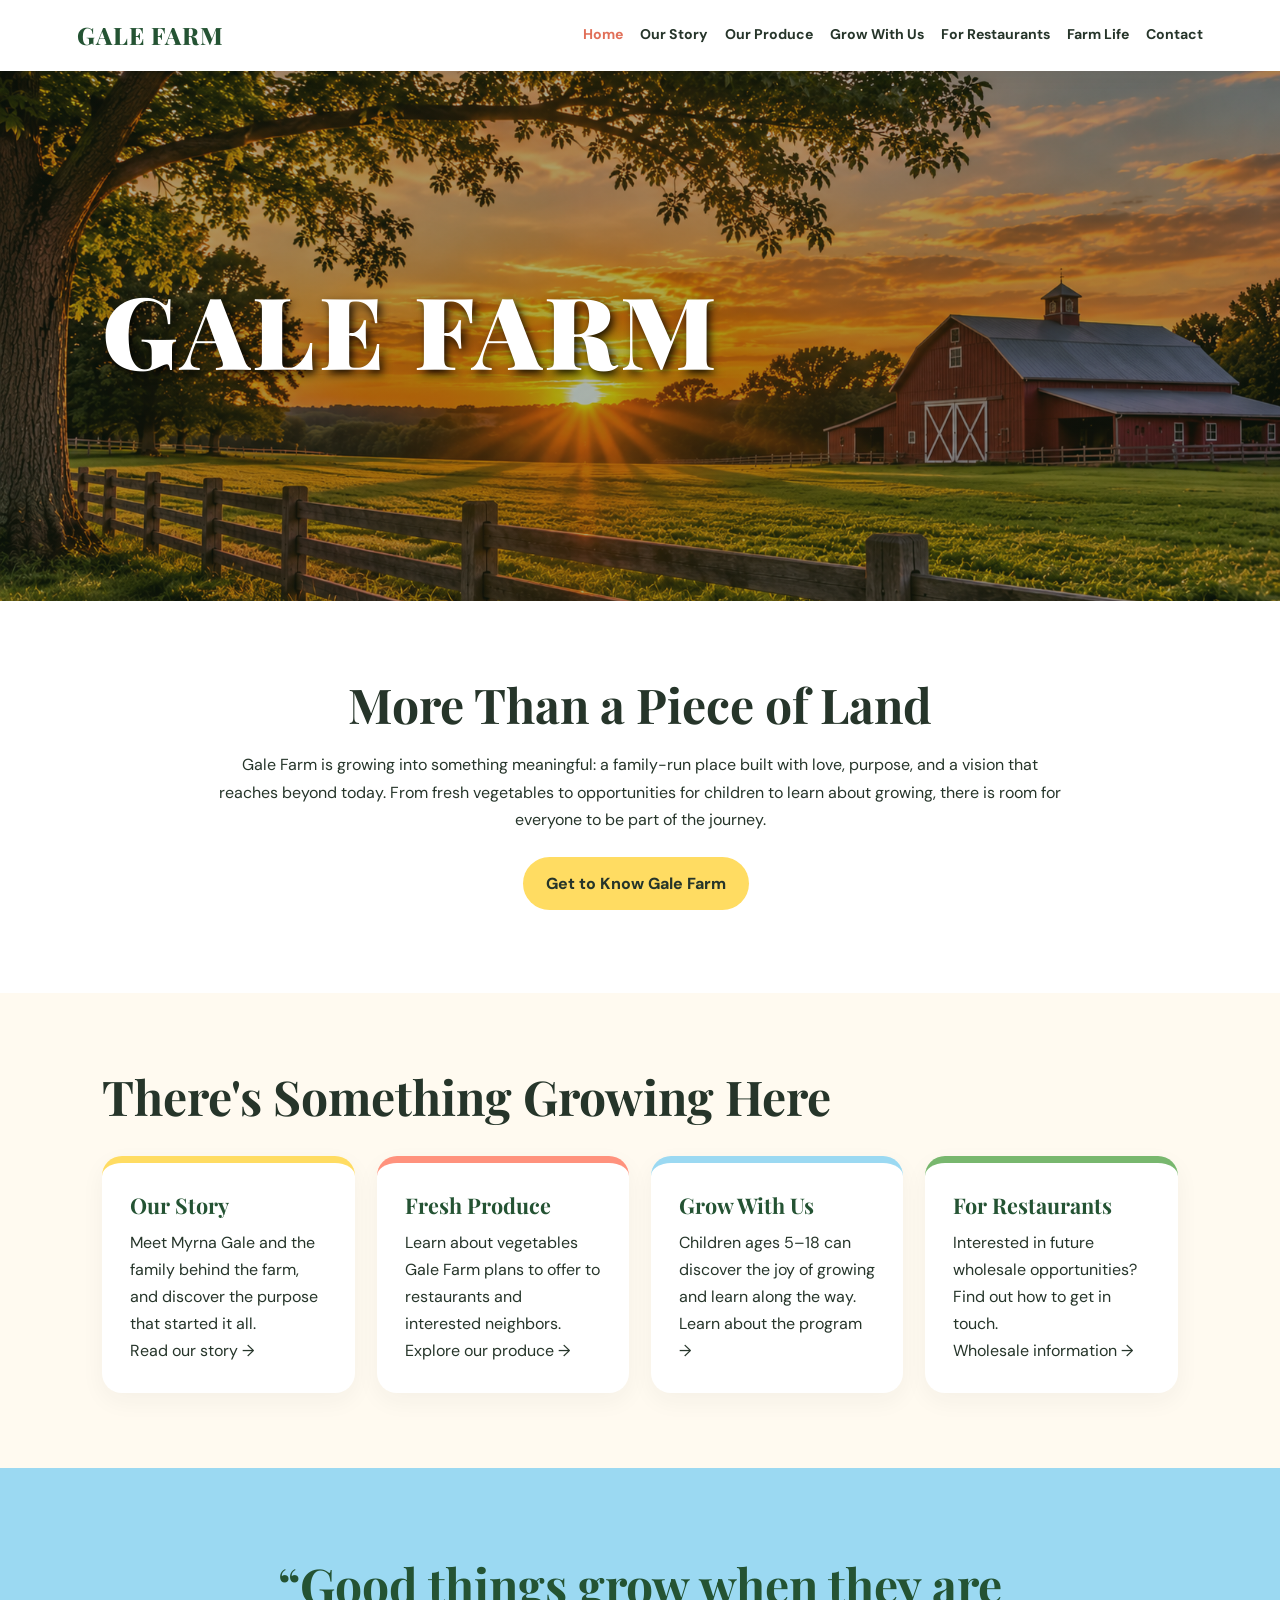
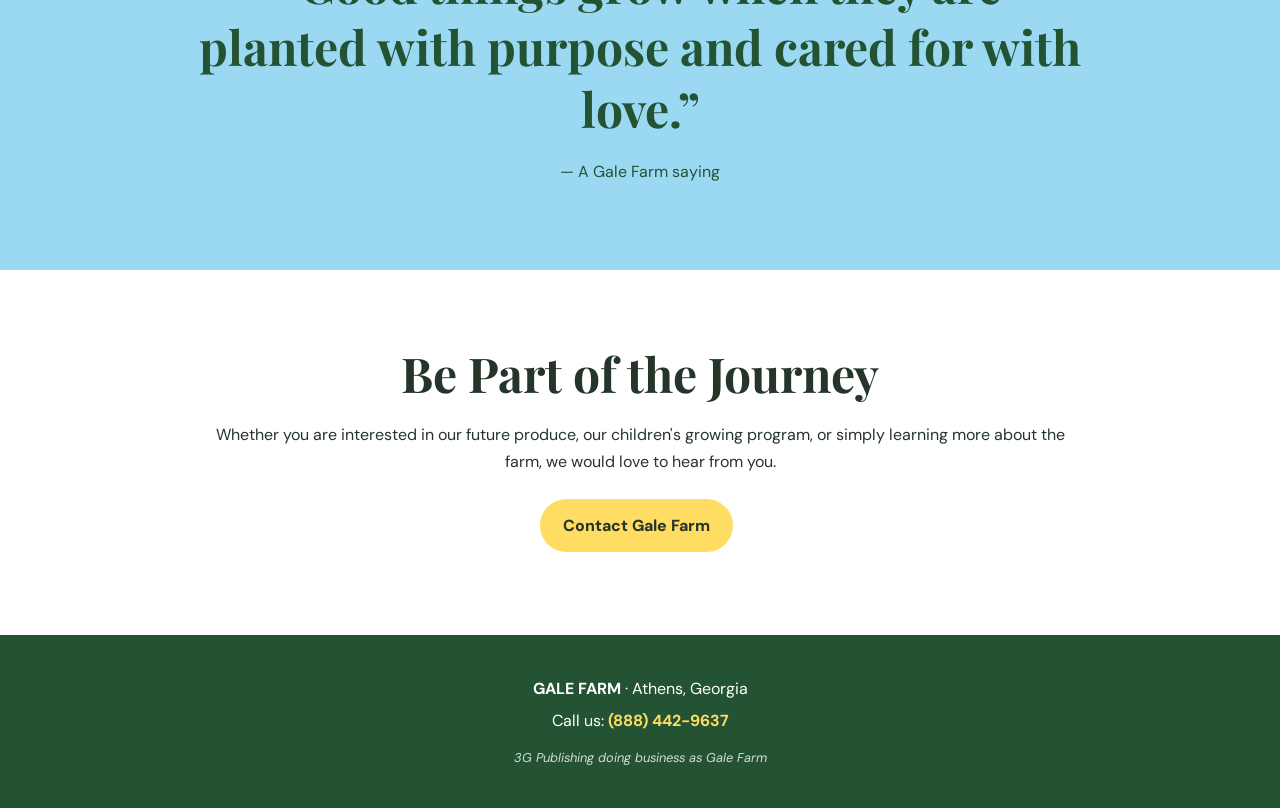
<file: index.html>
<!DOCTYPE html>
<html lang="en">
<head>
  <meta charset="UTF-8">
  <meta name="viewport" content="width=device-width, initial-scale=1.0">
  <title>Gale Farm | Growing With Purpose</title>
  <link rel="stylesheet" href="style.css">
  <script src="script.js" defer></script>
</head>
<body>
<header>
  <a class="brand" href="index.html">GALE FARM</a>
  <button class="menu-toggle" aria-label="Toggle navigation" aria-expanded="false">☰</button>
  <nav>
    <a class="active" href="index.html">Home</a>
    <a href="story.html">Our Story</a>
    <a href="produce.html">Our Produce</a>
    <a href="grow.html">Grow With Us</a>
    <a href="restaurants.html">For Restaurants</a>
    <a href="farm-life.html">Farm Life</a>
    <a href="contact.html">Contact</a>
  </nav>
</header>

<main>
  <section class="hero home-hero">
     <h1>Gale Farm</h1>
    
    <div class="hero-inner">
      
      

  </section>

  <section class="section welcome">
    <h2>More Than a Piece of Land</h2>
    <p>Gale Farm is growing into something meaningful: a family-run place built with love, purpose, and a vision that reaches beyond today. From fresh vegetables to opportunities for children to learn about growing, there is room for everyone to be part of the journey.</p>
    <a class="button" href="story.html">Get to Know Gale Farm</a>
  </section>

  <section class="section">
    <h2>There's Something Growing Here</h2>
    <div class="cards">
      <article class="card">
        <h3>Our Story</h3>
        <p>Meet Myrna Gale and the family behind the farm, and discover the purpose that started it all.</p>
        <a href="story.html">Read our story →</a>
      </article>
      <article class="card">
        <h3>Fresh Produce</h3>
        <p>Learn about vegetables Gale Farm plans to offer to restaurants and interested neighbors.</p>
        <a href="produce.html">Explore our produce →</a>
      </article>
      <article class="card">
        <h3>Grow With Us</h3>
        <p>Children ages 5–18 can discover the joy of growing and learn along the way.</p>
        <a href="grow.html">Learn about the program →</a>
      </article>
      <article class="card">
        <h3>For Restaurants</h3>
        <p>Interested in future wholesale opportunities? Find out how to get in touch.</p>
        <a href="restaurants.html">Wholesale information →</a>
      </article>
    </div>
  </section>

  <section class="quote-section">
    <blockquote>“Good things grow when they are planted with purpose and cared for with love.”</blockquote>
    <p>— A Gale Farm saying</p>
  </section>

  <section class="section welcome">
    <h2>Be Part of the Journey</h2>
    <p>Whether you are interested in our future produce, our children's growing program, or simply learning more about the farm, we would love to hear from you.</p>
    <a class="button" href="contact.html">Contact Gale Farm</a>
  </section>
</main>

<footer>
  <p><strong>GALE FARM</strong> · Athens, Georgia</p>
  <p>Call us: <a href="tel:8884429637">(888) 442-9637</a></p>
  <p class="small-credit">3G Publishing doing business as Gale Farm</p>
</footer>
</body>
</html>
</file>
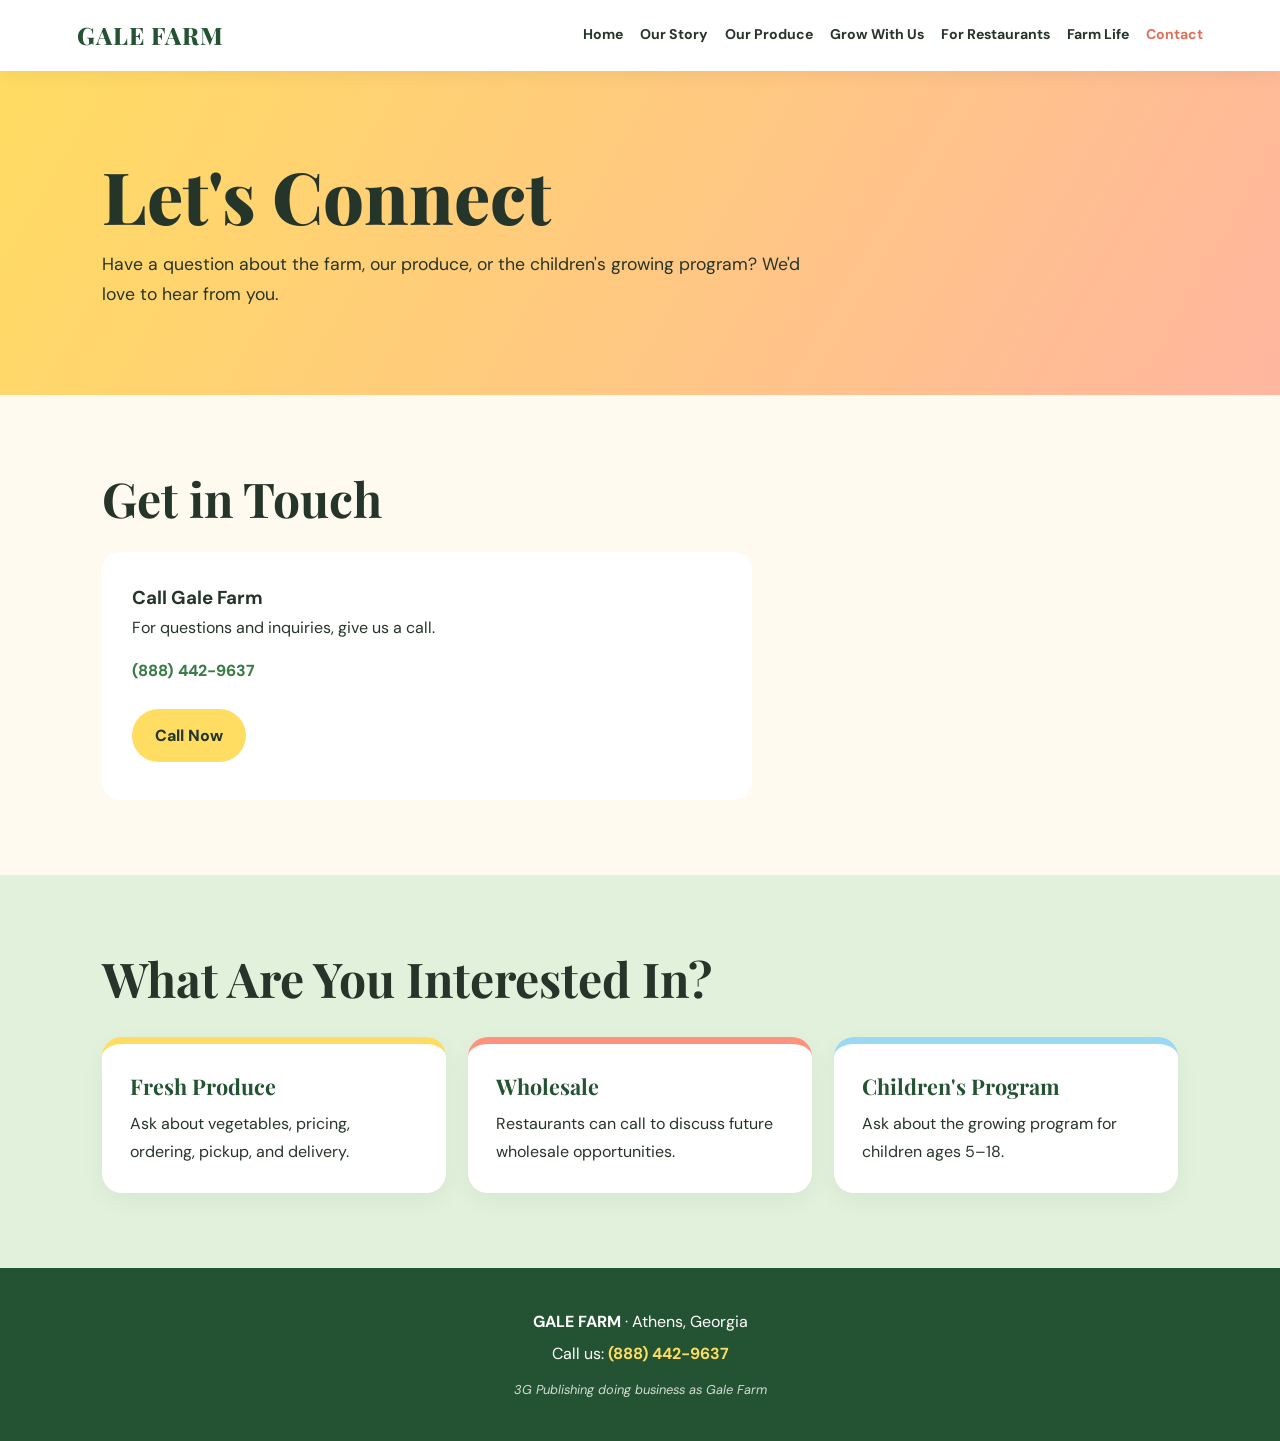
<file: contact.html>
<!DOCTYPE html>
<html lang="en">
<head>
  <meta charset="UTF-8">
  <meta name="viewport" content="width=device-width, initial-scale=1.0">
  <title>Contact | Gale Farm</title>
  <link rel="stylesheet" href="style.css">
  <script src="script.js" defer></script>
</head>
<body>
<header>
  <a class="brand" href="index.html">GALE FARM</a>
  <button class="menu-toggle" aria-label="Toggle navigation" aria-expanded="false">☰</button>
  <nav>
    <a href="index.html">Home</a>
    <a href="story.html">Our Story</a>
    <a href="produce.html">Our Produce</a>
    <a href="grow.html">Grow With Us</a>
    <a href="restaurants.html">For Restaurants</a>
    <a href="farm-life.html">Farm Life</a>
    <a class="active" href="contact.html">Contact</a>
  </nav>
</header>

<main>
  <section class="page-hero">
    <h1>Let's Connect</h1>
    <p>Have a question about the farm, our produce, or the children's growing program? We'd love to hear from you.</p>
  </section>

  <section class="section">
    <h2>Get in Touch</h2>
    <div class="contact-panel">
      <h3>Call Gale Farm</h3>
      <p>For questions and inquiries, give us a call.</p>
      <p><a href="tel:8884429637">(888) 442-9637</a></p>
      <a class="button" href="tel:8884429637">Call Now</a>
    </div>
  </section>

  <section class="section green-section">
    <h2>What Are You Interested In?</h2>
    <div class="cards">
      <article class="card">
        <h3>Fresh Produce</h3>
        <p>Ask about vegetables, pricing, ordering, pickup, and delivery.</p>
      </article>
      <article class="card">
        <h3>Wholesale</h3>
        <p>Restaurants can call to discuss future wholesale opportunities.</p>
      </article>
      <article class="card">
        <h3>Children's Program</h3>
        <p>Ask about the growing program for children ages 5–18.</p>
      </article>
    </div>
  </section>
</main>

<footer>
  <p><strong>GALE FARM</strong> · Athens, Georgia</p>
  <p>Call us: <a href="tel:8884429637">(888) 442-9637</a></p>
  <p class="small-credit">3G Publishing doing business as Gale Farm</p>
</footer>
</body>
</html>
</file>
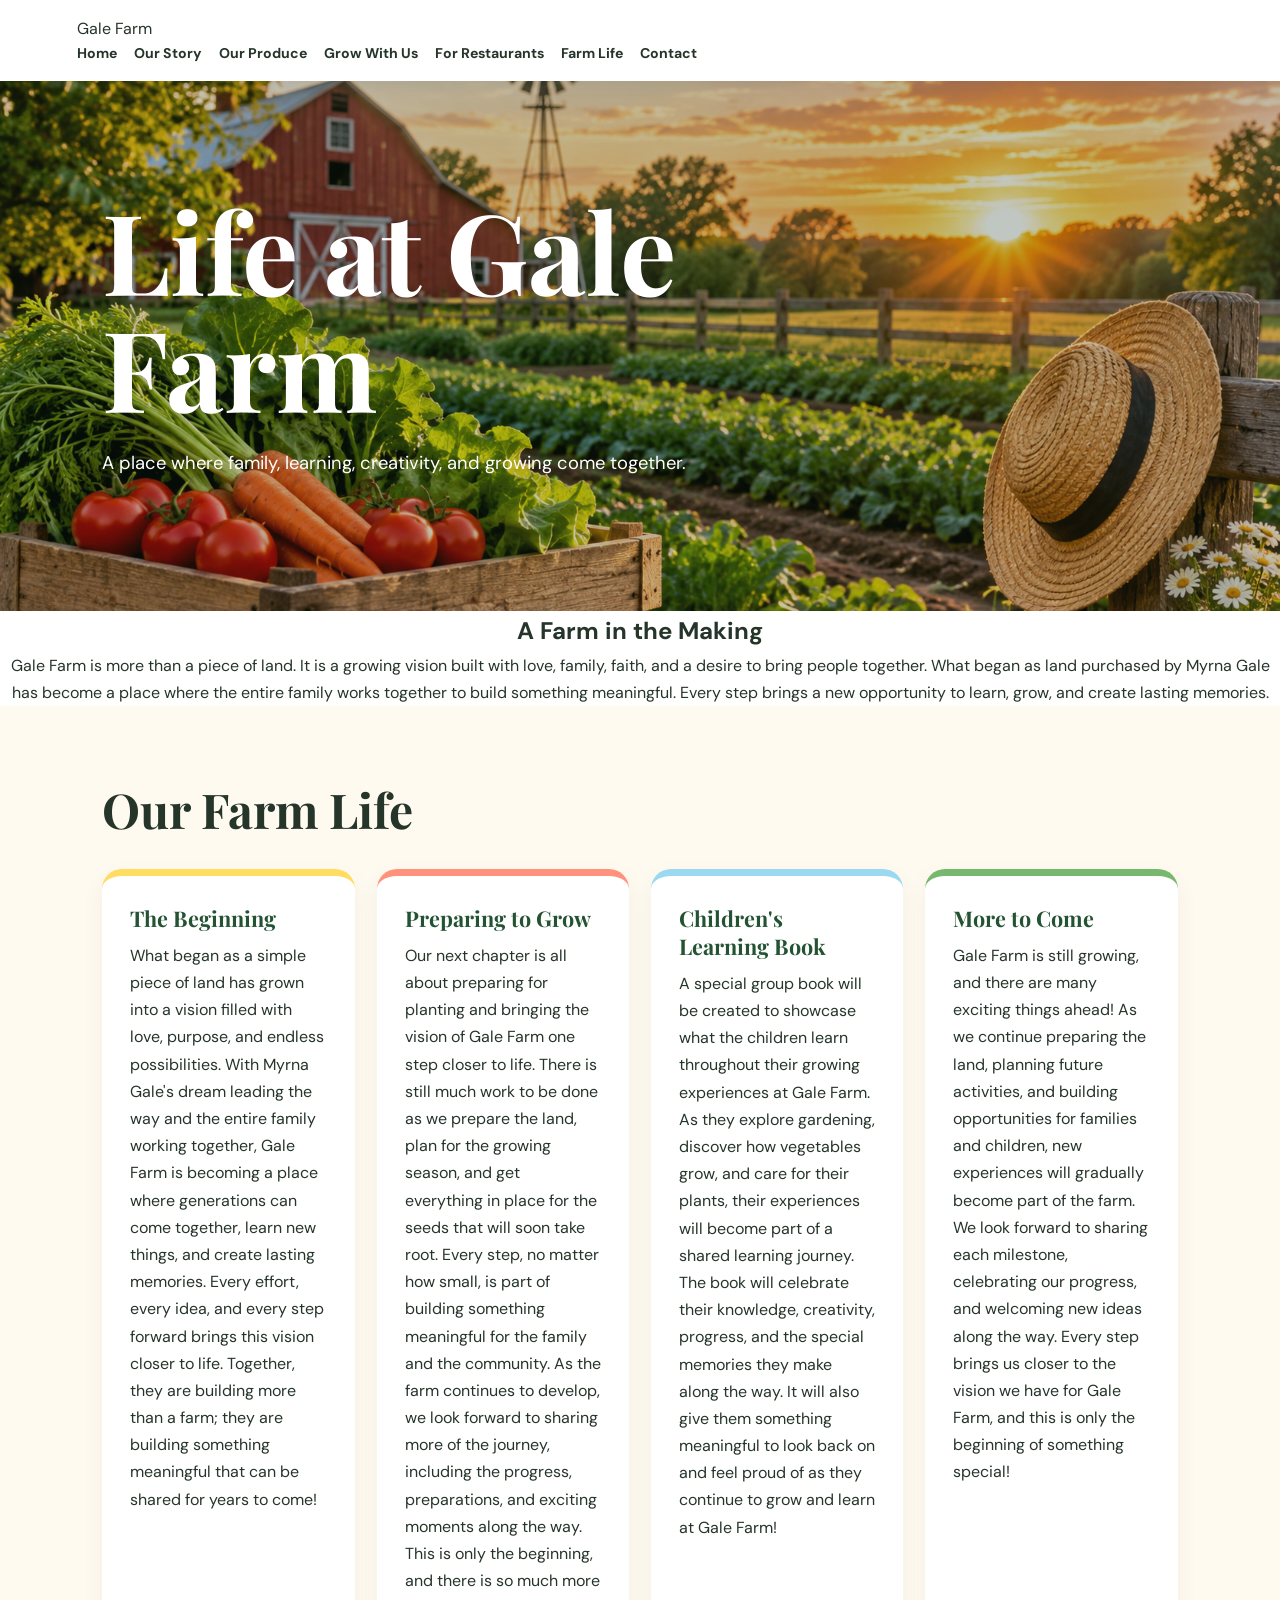
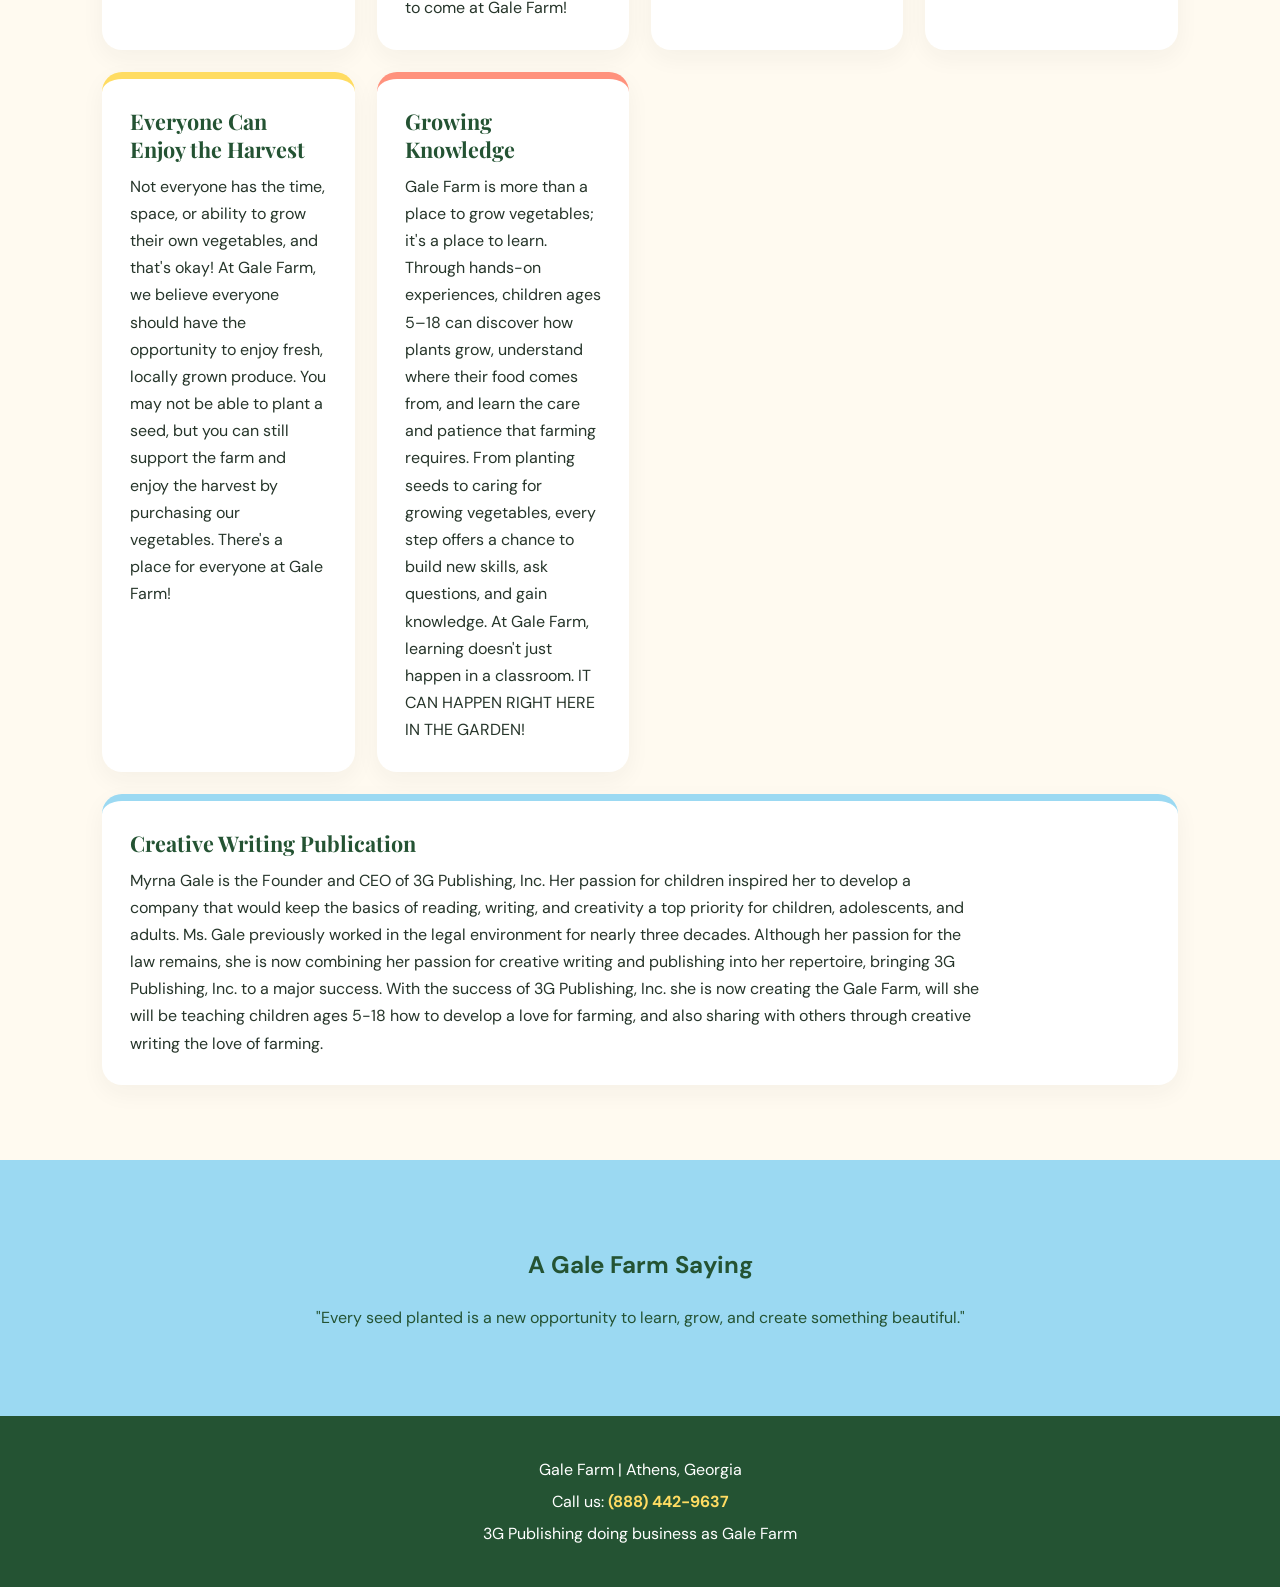
<file: farm-life.html>
<!DOCTYPE html>
<html lang="en">
<head>
  <meta charset="UTF-8">
  <meta name="viewport" content="width=device-width, initial-scale=1.0">
  <title>Farm Life | Gale Farm</title>
  <link rel="stylesheet" href="style.css">
</head>

<body>

  <header>
    <div class="container">
      <a href="index.html" class="logo">Gale Farm</a>

      <button class="menu-toggle" aria-label="Open navigation" aria-expanded="false">
        ☰
      </button>

      <nav>
        <a href="index.html">Home</a>
        <a href="story.html">Our Story</a>
        <a href="produce.html">Our Produce</a>
        <a href="grow.html">Grow With Us</a>
        <a href="restaurants.html">For Restaurants</a>
        <a href="farm-life.html">Farm Life</a>
        <a href="contact.html">Contact</a>
      </nav>
    </div>
  </header>

  <main>

    <section class="hero farm-life-hero">
      <div class="container">
        <h1>Life at Gale Farm</h1>
        <p>A place where family, learning, creativity, and growing come together.</p>
      </div>
    </section>

    <section class="welcome">
      <div class="container">
        <h2>A Farm in the Making</h2>

        <p>
          Gale Farm is more than a piece of land. It is a growing vision built
          with love, family, faith, and a desire to bring people together.
          What began as land purchased by Myrna Gale has become a place where
          the entire family works together to build something meaningful.
          Every step brings a new opportunity to learn, grow, and create
          lasting memories.
        </p>
      </div>
    </section>

    <section class="section">
      <div class="container">

        <h2>Our Farm Life</h2>

        <div class="cards">

          <article class="card">
            <h3>The Beginning</h3>
            <p>
              What began as a simple piece of land has grown into a vision filled with love, purpose, and endless possibilities. With Myrna Gale's dream leading the way and the entire family working together, Gale Farm is becoming a place where generations can come together, learn new things, and create lasting memories. Every effort, every idea, and every step forward brings this vision closer to life. Together, they are building more than a farm; they are building something meaningful that can be shared for years to come!
            </p>
          </article>

          <article class="card">
            <h3>Preparing to Grow</h3>
            <p>
              Our next chapter is all about preparing for planting and bringing the vision of Gale Farm one step closer to life. There is still much work to be done as we prepare the land, plan for the growing season, and get everything in place for the seeds that will soon take root. Every step, no matter how small, is part of building something meaningful for the family and the community. As the farm continues to develop, we look forward to sharing more of the journey, including the progress, preparations, and exciting moments along the way. This is only the beginning, and there is so much more to come at Gale Farm!
            </p>
          </article>

          <article class="card">
            <h3>Children's Learning Book</h3>
            <p>
             A special group book will be created to showcase what the children learn throughout their growing experiences at Gale Farm. As they explore gardening, discover how vegetables grow, and care for their plants, their experiences will become part of a shared learning journey. The book will celebrate their knowledge, creativity, progress, and the special memories they make along the way. It will also give them something meaningful to look back on and feel proud of as they continue to grow and learn at Gale Farm!
            </p>
          </article>

          <article class="card">
            <h3>More to Come</h3>
            <p>
              Gale Farm is still growing, and there are many exciting things ahead! As we continue preparing the land, planning future activities, and building opportunities for families and children, new experiences will gradually become part of the farm. We look forward to sharing each milestone, celebrating our progress, and welcoming new ideas along the way. Every step brings us closer to the vision we have for Gale Farm, and this is only the beginning of something special!
            </p>
          </article>

<article class="card">
  <h3>Everyone Can Enjoy the Harvest</h3>
  <p>
    Not everyone has the time, space, or ability to grow their own
    vegetables, and that's okay! At Gale Farm, we believe everyone
    should have the opportunity to enjoy fresh, locally grown
    produce. You may not be able to plant a seed, but you can still
    support the farm and enjoy the harvest by purchasing our
    vegetables. There's a place for everyone at Gale Farm!
  </p>
</article>

<article class="card">
  <h3>Growing Knowledge</h3>
  <p>
    Gale Farm is more than a place to grow vegetables; it's
    a place to learn. Through hands-on experiences, children
    ages 5–18 can discover how plants grow, understand where
    their food comes from, and learn the care and patience
    that farming requires. From planting seeds to caring for
    growing vegetables, every step offers a chance to build
    new skills, ask questions, and gain knowledge. At Gale
    Farm, learning doesn't just happen in a classroom. IT
    CAN HAPPEN RIGHT HERE IN THE GARDEN!
  </p>
</article>

          <article class="card creative-writing-card">
            <h3>Creative Writing Publication</h3>

            <p>
              Myrna Gale is the Founder and CEO of 3G Publishing, Inc.
              Her passion for children inspired her to develop a company
              that would keep the basics of reading, writing, and creativity
              a top priority for children, adolescents, and adults. Ms. Gale
              previously worked in the legal environment for nearly three
              decades. Although her passion for the law remains, she is now
              combining her passion for creative writing and publishing
              into her repertoire, bringing 3G Publishing, Inc. to a major
              success. With the success of 3G Publishing, Inc. she is now
              creating the Gale Farm, will she will be teaching children
              ages 5-18 how to develop a love for farming, and also sharing
              with others through creative writing the love of farming.
            </p>
          </article>

        </div>
      </div>
    </section>

    <section class="quote-section">
      <div class="container">
        <h2>A Gale Farm Saying</h2>
        <p>
          "Every seed planted is a new opportunity to learn, grow, and
          create something beautiful."
        </p>
      </div>
    </section>

  </main>

  <footer>
    <div class="container">
      <p>Gale Farm | Athens, Georgia</p>
      <p>Call us: <a href="tel:8884429637">(888) 442-9637</a></p>
      <p>3G Publishing doing business as Gale Farm</p>
    </div>
  </footer>

  <script src="script.js"></script>

  <style>
    .creative-writing-card {
      grid-column: 1 / -1;
    }
  </style>

</body>
</html>
</file>
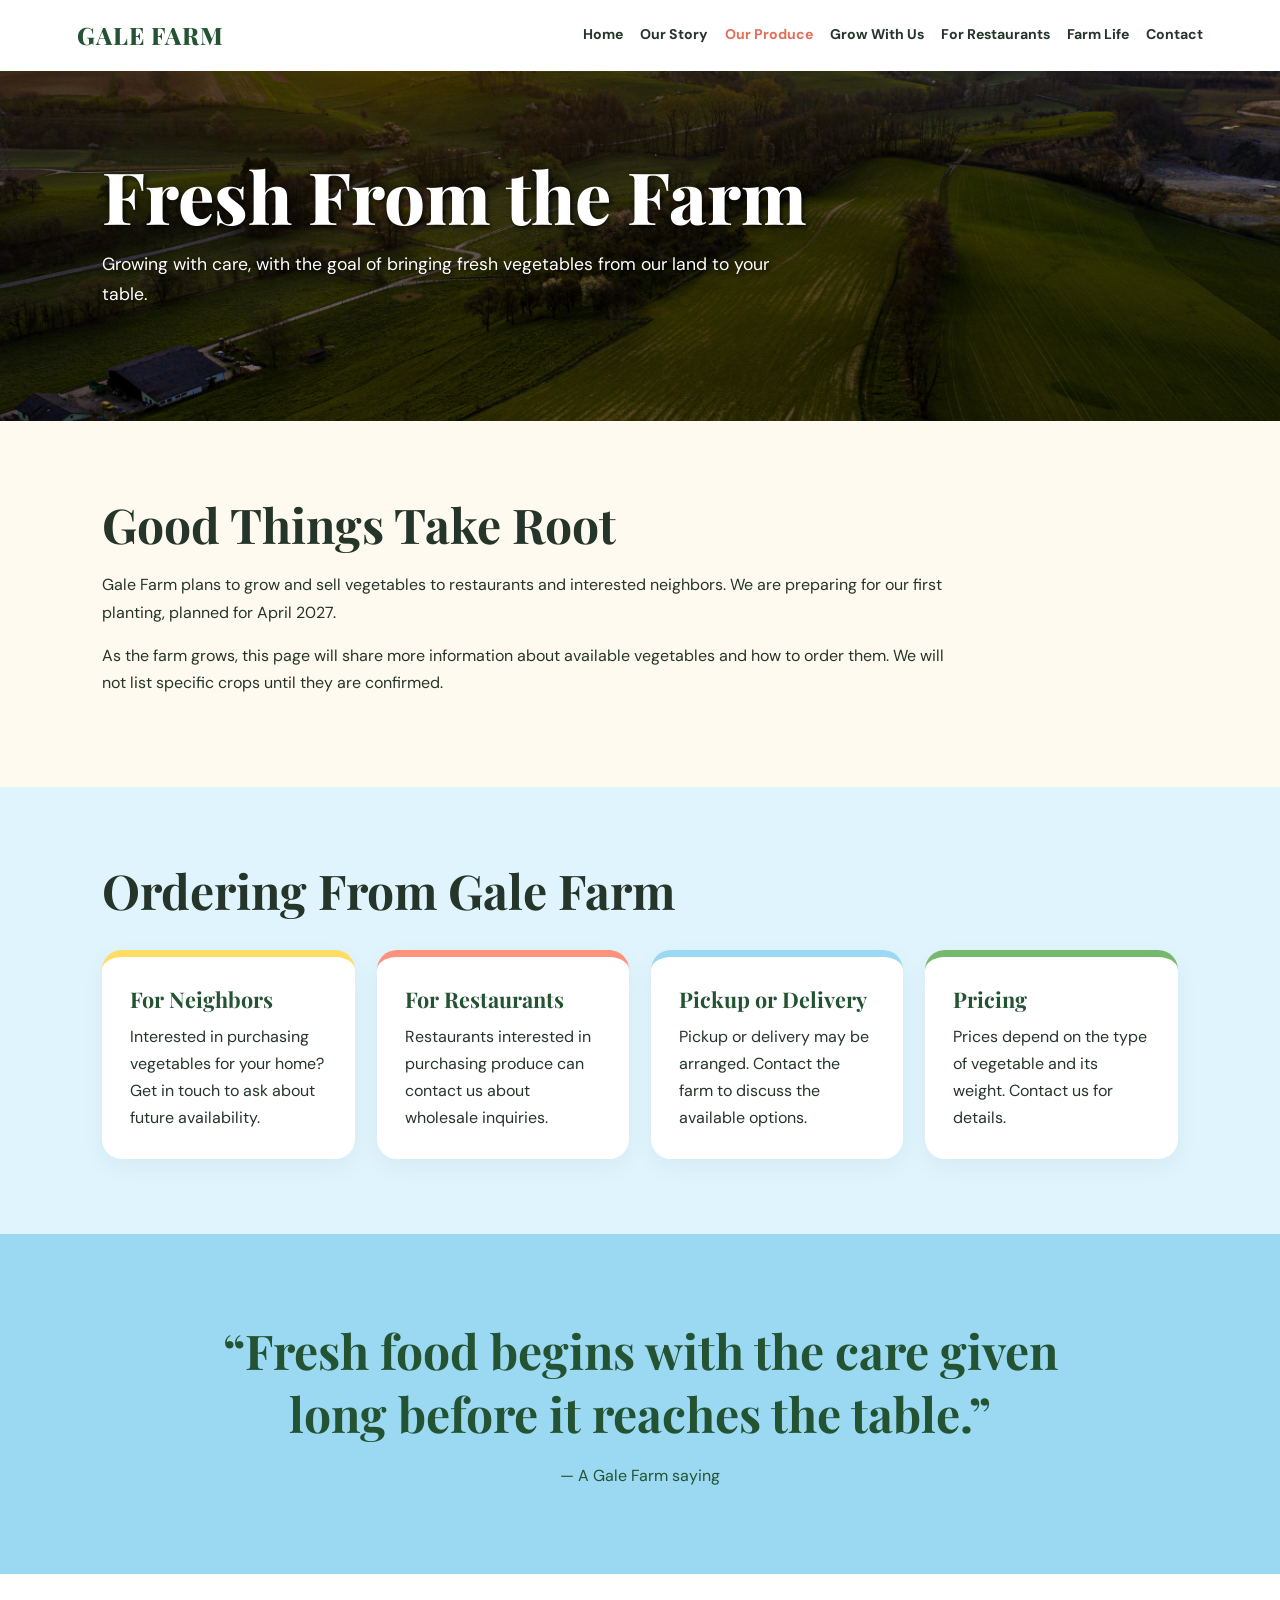
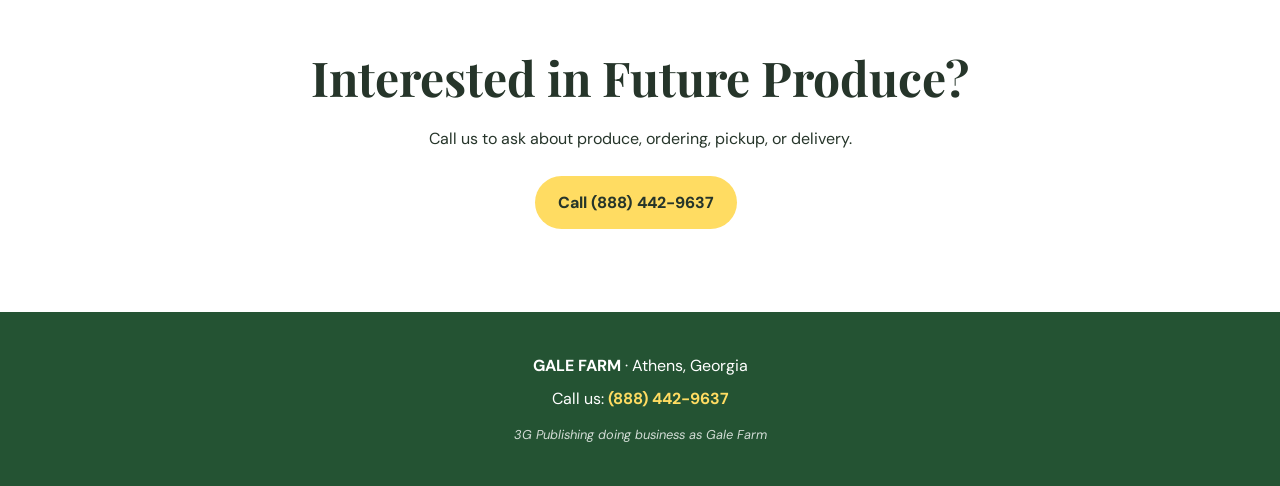
<file: produce.html>
<!DOCTYPE html>
<html lang="en">
<head>
  <meta charset="UTF-8">
  <meta name="viewport" content="width=device-width, initial-scale=1.0">
  <title>Our Produce | Gale Farm</title>
  <link rel="stylesheet" href="style.css">
  <script src="script.js" defer></script>
</head>
<body>
<header>
  <a class="brand" href="index.html">GALE FARM</a>
  <button class="menu-toggle" aria-label="Toggle navigation" aria-expanded="false">☰</button>
  <nav>
    <a href="index.html">Home</a>
    <a href="story.html">Our Story</a>
    <a class="active" href="produce.html">Our Produce</a>
    <a href="grow.html">Grow With Us</a>
    <a href="restaurants.html">For Restaurants</a>
    <a href="farm-life.html">Farm Life</a>
    <a href="contact.html">Contact</a>
  </nav>
</header>

<main>
  <section class="page-hero produce-hero">
    <h1>Fresh From the Farm</h1>
    <p>Growing with care, with the goal of bringing fresh vegetables from our land to your table.</p>
  </section>

  <section class="section">
    <h2>Good Things Take Root</h2>
    <p>Gale Farm plans to grow and sell vegetables to restaurants and interested neighbors. We are preparing for our first planting, planned for April 2027.</p>
    <p>As the farm grows, this page will share more information about available vegetables and how to order them. We will not list specific crops until they are confirmed.</p>
  </section>

  <section class="section blue-section">
    <h2>Ordering From Gale Farm</h2>
    <div class="cards">
      <article class="card">
        <h3>For Neighbors</h3>
        <p>Interested in purchasing vegetables for your home? Get in touch to ask about future availability.</p>
      </article>
      <article class="card">
        <h3>For Restaurants</h3>
        <p>Restaurants interested in purchasing produce can contact us about wholesale inquiries.</p>
      </article>
      <article class="card">
        <h3>Pickup or Delivery</h3>
        <p>Pickup or delivery may be arranged. Contact the farm to discuss the available options.</p>
      </article>
      <article class="card">
        <h3>Pricing</h3>
        <p>Prices depend on the type of vegetable and its weight. Contact us for details.</p>
      </article>
    </div>
  </section>

  <section class="quote-section">
    <blockquote>“Fresh food begins with the care given long before it reaches the table.”</blockquote>
    <p>— A Gale Farm saying</p>
  </section>

  <section class="section welcome">
    <h2>Interested in Future Produce?</h2>
    <p>Call us to ask about produce, ordering, pickup, or delivery.</p>
    <a class="button" href="tel:8884429637">Call (888) 442-9637</a>
  </section>
</main>

<footer>
  <p><strong>GALE FARM</strong> · Athens, Georgia</p>
  <p>Call us: <a href="tel:8884429637">(888) 442-9637</a></p>
  <p class="small-credit">3G Publishing doing business as Gale Farm</p>
</footer>
</body>
</html>
</file>
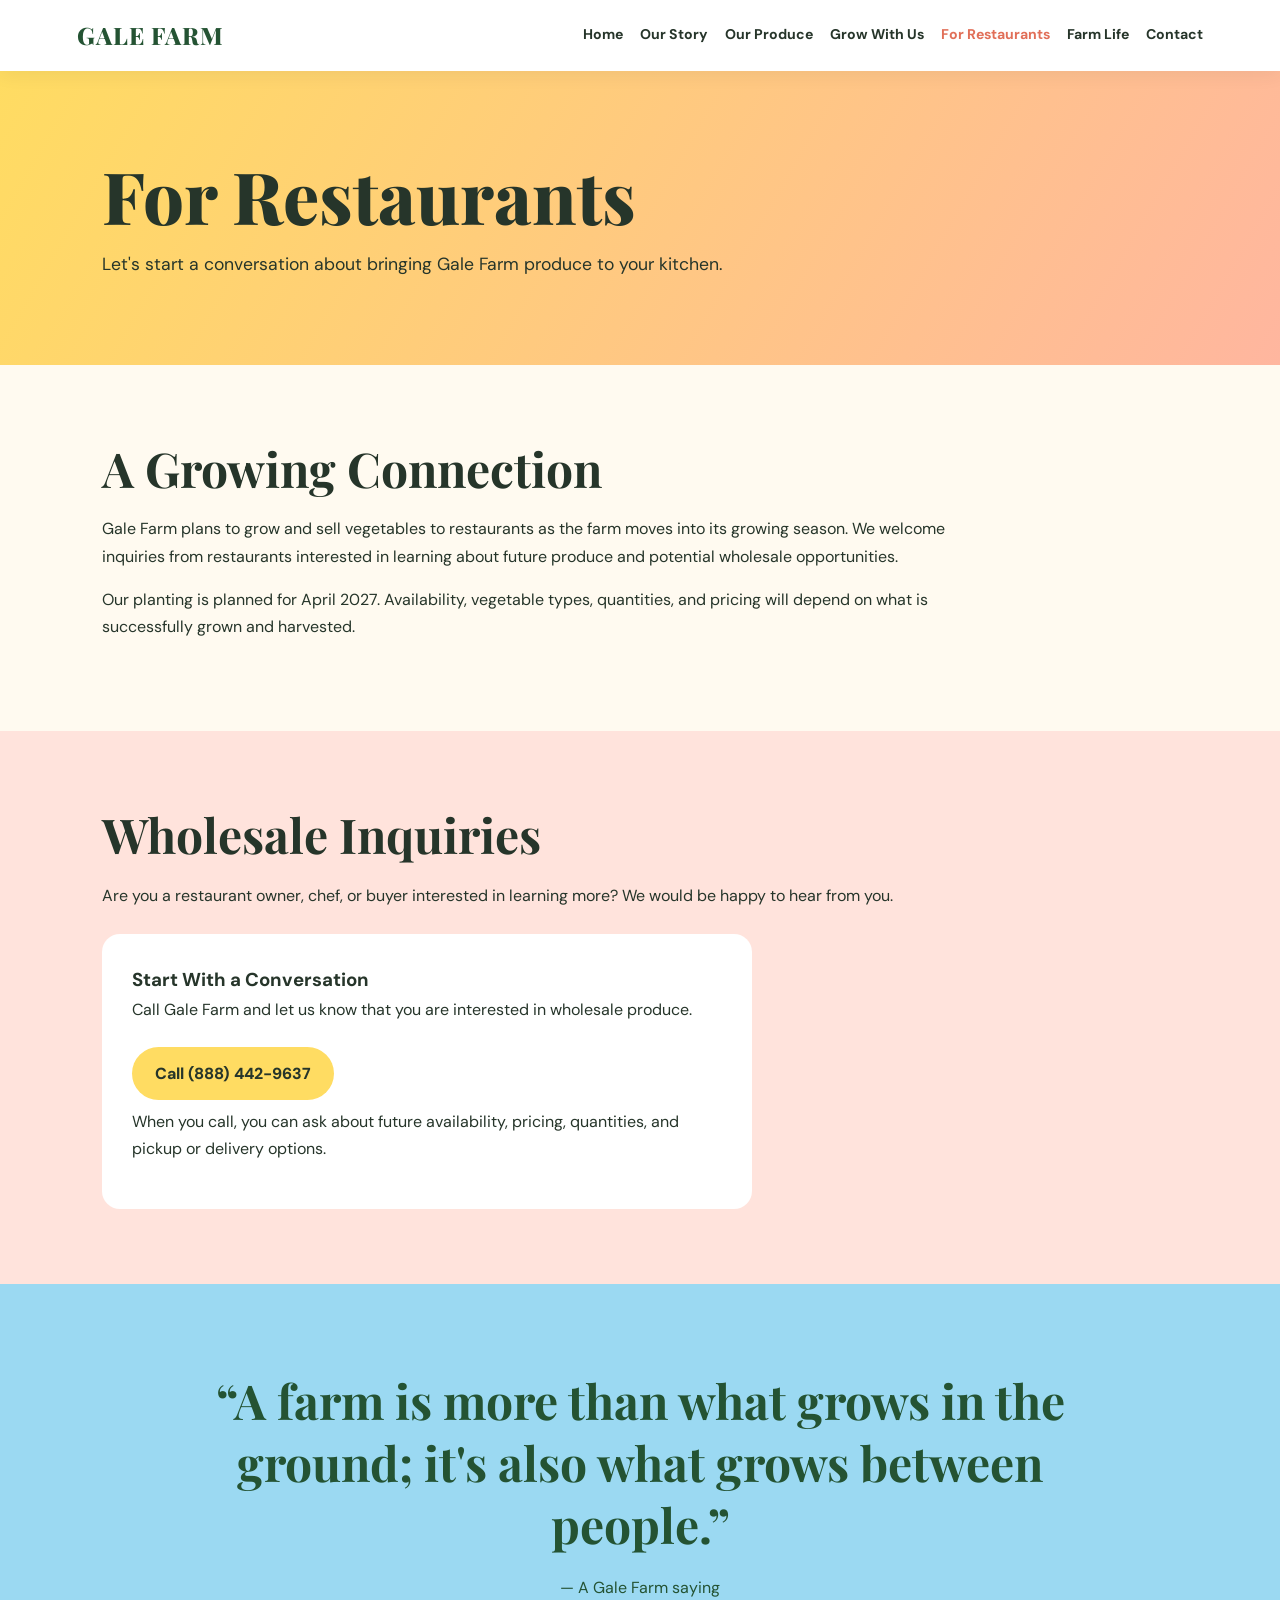
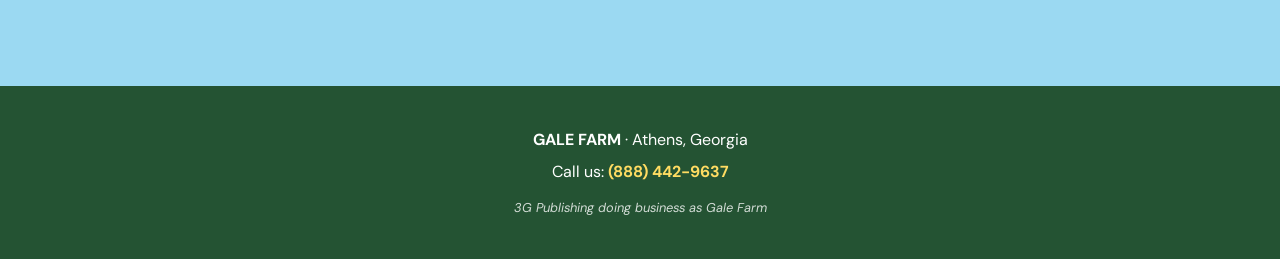
<file: restaurants.html>
<!DOCTYPE html>
<html lang="en">
<head>
  <meta charset="UTF-8">
  <meta name="viewport" content="width=device-width, initial-scale=1.0">
  <title>For Restaurants | Gale Farm</title>
  <link rel="stylesheet" href="style.css">
  <script src="script.js" defer></script>
</head>
<body>
<header>
  <a class="brand" href="index.html">GALE FARM</a>
  <button class="menu-toggle" aria-label="Toggle navigation" aria-expanded="false">☰</button>
  <nav>
    <a href="index.html">Home</a>
    <a href="story.html">Our Story</a>
    <a href="produce.html">Our Produce</a>
    <a href="grow.html">Grow With Us</a>
    <a class="active" href="restaurants.html">For Restaurants</a>
    <a href="farm-life.html">Farm Life</a>
    <a href="contact.html">Contact</a>
  </nav>
</header>

<main>
  <section class="page-hero">
    <h1>For Restaurants</h1>
    <p>Let's start a conversation about bringing Gale Farm produce to your kitchen.</p>
  </section>

  <section class="section">
    <h2>A Growing Connection</h2>
    <p>Gale Farm plans to grow and sell vegetables to restaurants as the farm moves into its growing season. We welcome inquiries from restaurants interested in learning about future produce and potential wholesale opportunities.</p>
    <p>Our planting is planned for April 2027. Availability, vegetable types, quantities, and pricing will depend on what is successfully grown and harvested.</p>
  </section>

  <section class="section coral-section">
    <h2>Wholesale Inquiries</h2>
    <p>Are you a restaurant owner, chef, or buyer interested in learning more? We would be happy to hear from you.</p>
    <div class="contact-panel">
      <h3>Start With a Conversation</h3>
      <p>Call Gale Farm and let us know that you are interested in wholesale produce.</p>
      <a class="button" href="tel:8884429637">Call (888) 442-9637</a>
      <p>When you call, you can ask about future availability, pricing, quantities, and pickup or delivery options.</p>
    </div>
  </section>

  <section class="quote-section">
    <blockquote>“A farm is more than what grows in the ground; it's also what grows between people.”</blockquote>
    <p>— A Gale Farm saying</p>
  </section>
</main>

<footer>
  <p><strong>GALE FARM</strong> · Athens, Georgia</p>
  <p>Call us: <a href="tel:8884429637">(888) 442-9637</a></p>
  <p class="small-credit">3G Publishing doing business as Gale Farm</p>
</footer>
</body>
</html>
</file>
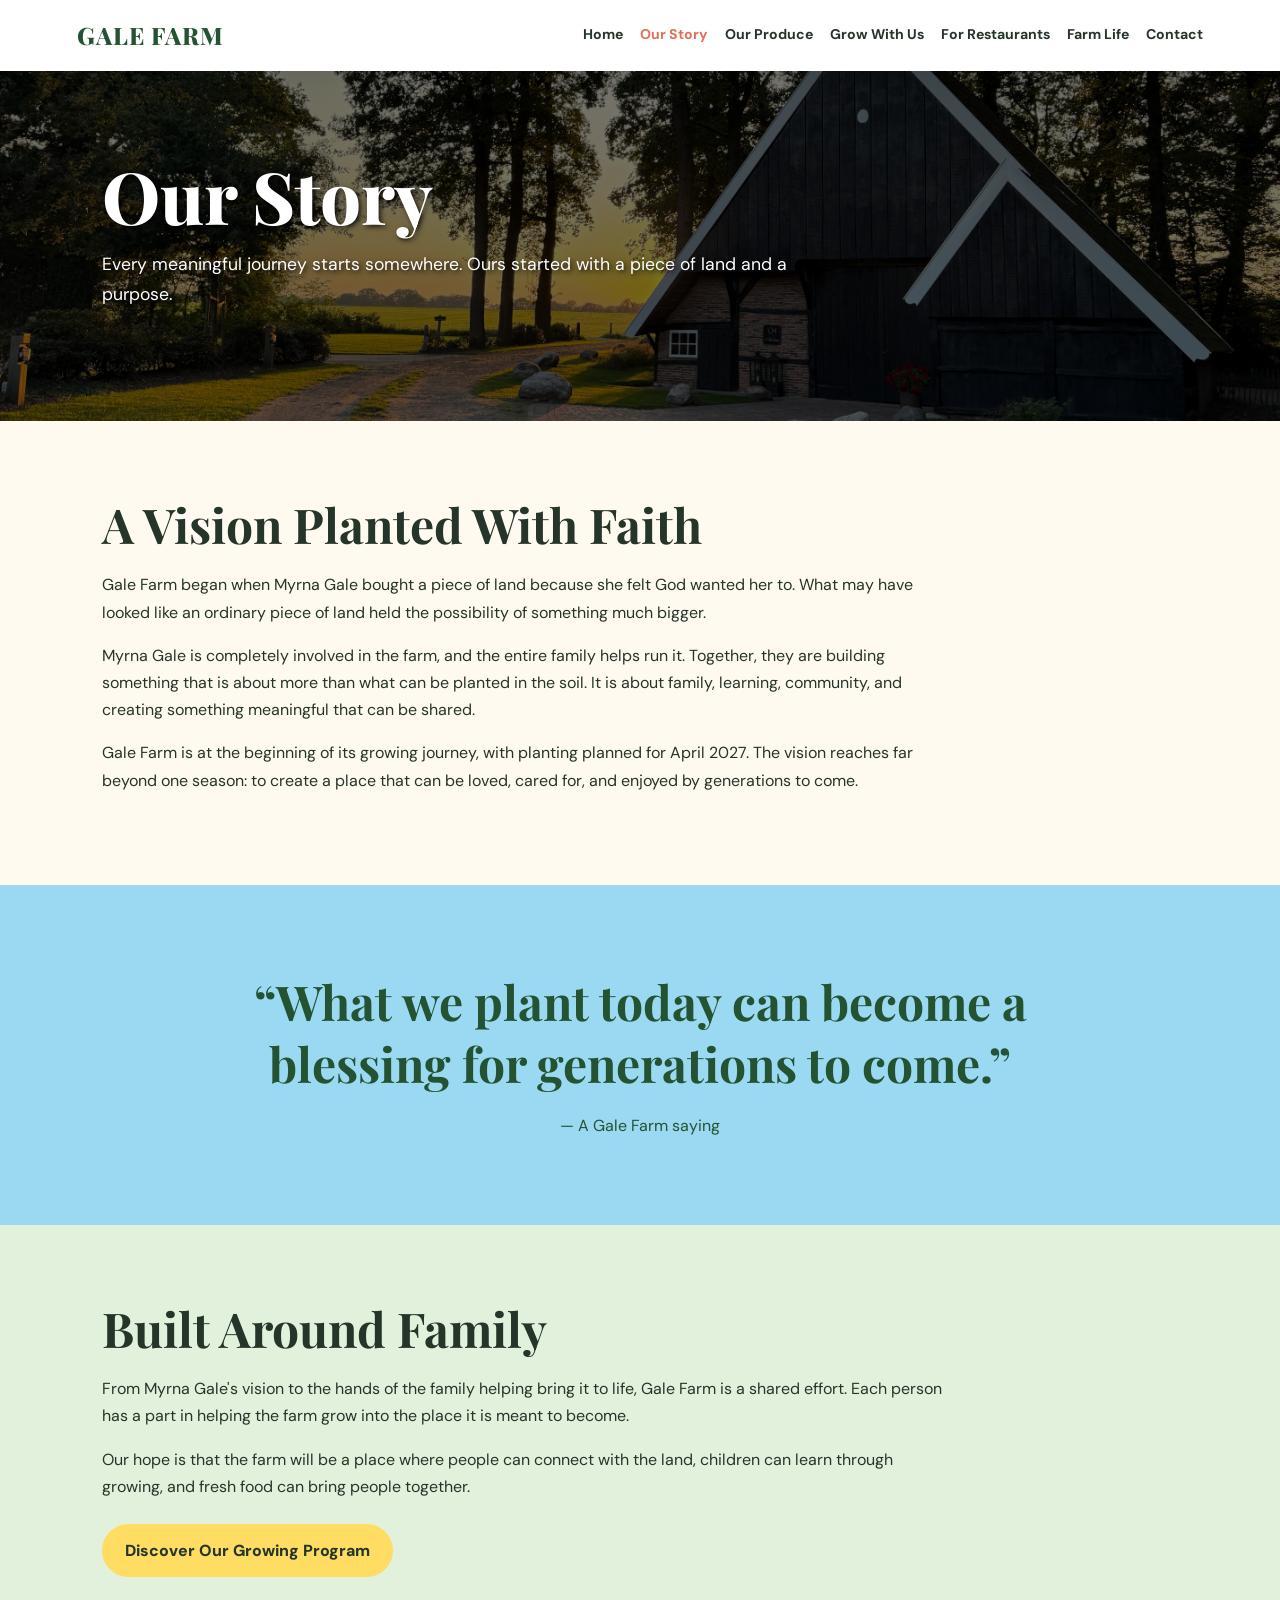
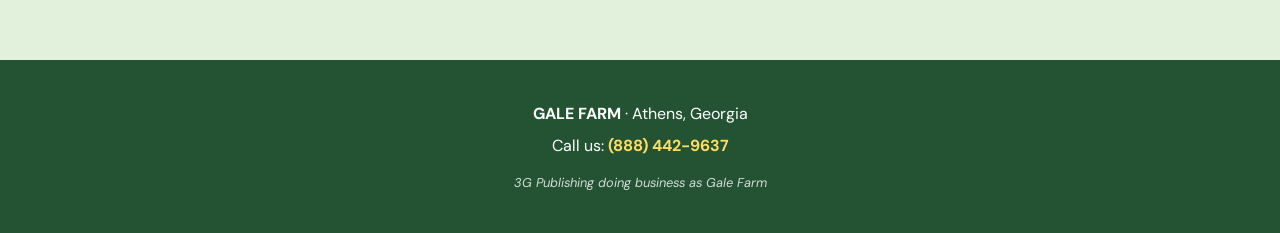
<file: story.html>
<!DOCTYPE html>
<html lang="en">
<head>
  <meta charset="UTF-8">
  <meta name="viewport" content="width=device-width, initial-scale=1.0">
  <title>Our Story | Gale Farm</title>
  <link rel="stylesheet" href="style.css">
  <script src="script.js" defer></script>
</head>
<body>
<header>
  <a class="brand" href="index.html">GALE FARM</a>
  <button class="menu-toggle" aria-label="Toggle navigation" aria-expanded="false">☰</button>
  <nav>
    <a href="index.html">Home</a>
    <a class="active" href="story.html">Our Story</a>
    <a href="produce.html">Our Produce</a>
    <a href="grow.html">Grow With Us</a>
    <a href="restaurants.html">For Restaurants</a>
    <a href="farm-life.html">Farm Life</a>
    <a href="contact.html">Contact</a>
  </nav>
</header>

<main>
  <section class="page-hero story-hero">
    <h1>Our Story</h1>
    <p>Every meaningful journey starts somewhere. Ours started with a piece of land and a purpose.</p>
  </section>

  <section class="section">
    <h2>A Vision Planted With Faith</h2>
    <p>Gale Farm began when Myrna Gale bought a piece of land because she felt God wanted her to. What may have looked like an ordinary piece of land held the possibility of something much bigger.</p>
    <p>Myrna Gale is completely involved in the farm, and the entire family helps run it. Together, they are building something that is about more than what can be planted in the soil. It is about family, learning, community, and creating something meaningful that can be shared.</p>
    <p>Gale Farm is at the beginning of its growing journey, with planting planned for April 2027. The vision reaches far beyond one season: to create a place that can be loved, cared for, and enjoyed by generations to come.</p>
  </section>

  <section class="quote-section">
    <blockquote>“What we plant today can become a blessing for generations to come.”</blockquote>
    <p>— A Gale Farm saying</p>
  </section>

  <section class="section green-section">
    <h2>Built Around Family</h2>
    <p>From Myrna Gale's vision to the hands of the family helping bring it to life, Gale Farm is a shared effort. Each person has a part in helping the farm grow into the place it is meant to become.</p>
    <p>Our hope is that the farm will be a place where people can connect with the land, children can learn through growing, and fresh food can bring people together.</p>
    <a class="button" href="grow.html">Discover Our Growing Program</a>
  </section>
</main>

<footer>
  <p><strong>GALE FARM</strong> · Athens, Georgia</p>
  <p>Call us: <a href="tel:8884429637">(888) 442-9637</a></p>
  <p class="small-credit">3G Publishing doing business as Gale Farm</p>
</footer>
</body>
</html>
</file>
<file: style.css>
@import url('https://fonts.googleapis.com/css2?family=DM+Sans:wght@400;500;600;700;800&family=Playfair+Display:wght@600;700;800&display=swap');

:root {
  --green: #397b45;
  --dark-green: #245333;
  --yellow: #ffdc62;
  --coral: #ff927d;
  --sky-blue: #9bd9f2;
  --cream: #fffaf0;
  --ink: #26352a;
}

* {
  box-sizing: border-box;
  margin: 0;
  padding: 0;
}

html {
  scroll-behavior: smooth;
}

body {
  font-family: 'DM Sans', sans-serif;
  color: var(--ink);
  background: var(--cream);
  line-height: 1.7;
}

a {
  color: inherit;
  text-decoration: none;
}

header {
  background: white;
  padding: 15px 6%;
  display: flex;
  justify-content: space-between;
  align-items: center;
  gap: 20px;
  position: sticky;
  top: 0;
  z-index: 10;
  box-shadow: 0 3px 18px #26352a12;
}

.brand {
  color: var(--dark-green);
  font-family: 'Playfair Display', serif;
  font-size: 1.5rem;
  font-weight: 800;
  letter-spacing: 1px;
}

nav {
  display: flex;
  flex-wrap: wrap;
  gap: 17px;
  align-items: center;
}

nav a {
  font-size: .88rem;
  font-weight: 700;
}

nav a:hover,
nav a.active {
  color: #e16f58;
}

.menu-toggle {
  display: none;
  background: var(--yellow);
  border: 0;
  padding: 8px 13px;
  border-radius: 9px;
  font-size: 1.2rem;
  cursor: pointer;
}

.publisher {
  position: absolute;
  top: 25px;
  right: 6%;
  font-size: .8rem;
  font-style: italic;
  color: white;
  z-index: 2;
}

.hero {
  min-height: 530px;
  padding: 100px 8%;
  display: flex;
  flex-direction: column;
  justify-content: center;
  align-items: flex-start;
  position: relative;
  overflow: hidden;
  background: linear-gradient(120deg, #397b45, #78b76e 55%, #b9df9c);
  color: white;
}



.hero h1 {
  font-family: 'Playfair Display', serif;
  font-size: clamp(3.5rem, 9vw, 7rem);
  line-height: 1.05;
  max-width: 800px;
}

.hero p {
  max-width: 600px;
  font-size: 1.15rem;
  margin: 22px 0;
}

.hero-inner {
  position: relative;
  z-index: 1;
  max-width: 750px;
}

.button {
  display: inline-block;
  background: var(--yellow);
  color: var(--ink);
  padding: 13px 23px;
  border-radius: 30px;
  font-weight: 800;
  margin: 8px 8px 8px 0;
  border: 0;
  cursor: pointer;
  transition: transform .2s ease;
}

.button:hover {
  transform: translateY(-2px);
}

.button.coral {
  background: var(--coral);
}

 .page-hero{
  padding: 85px 8%;
  background: linear-gradient(120deg, #ffdc62, #ffb69f);
}

.page-hero h1 {
  font: 800 clamp(2.5rem, 6vw, 4.5rem)/1.1 'Playfair Display', serif;
  color: var(rgb(255, 255, 255));
}

.page-hero p {
  max-width: 700px;
  margin-top: 15px;
  font-size: 1.1rem;
}

.section {
  padding: 75px 8%;
}

.section h2 {
  font: 700 clamp(2rem, 4vw, 3rem)/1.2 'Playfair Display', serif;
  color: var(white);
  margin-bottom: 18px;
}

.section p {
  max-width: 850px;
  margin-bottom: 16px;
}

.welcome {
  background: white;
  text-align: center;
}

.welcome p {
  margin-left: auto;
  margin-right: auto;
}

.cards {
  display: grid;
  grid-template-columns: repeat(auto-fit, minmax(220px, 1fr));
  gap: 22px;
  margin-top: 30px;
}

.card {
  padding: 28px;
  border-radius: 20px;
  background: white;
  box-shadow: 0 8px 25px #26352a0c;
}

.card:nth-child(4n+1) {
  border-top: 7px solid var(--yellow);
}

.card:nth-child(4n+2) {
  border-top: 7px solid var(--coral);
}

.card:nth-child(4n+3) {
  border-top: 7px solid var(--sky-blue);
}

.card:nth-child(4n) {
  border-top: 7px solid #78b76e;
}

.card h3 {
  font: 700 1.35rem 'Playfair Display', serif;
  color: var(--dark-green);
  margin-bottom: 10px;
}

.card p {
  margin: 0;
}

.quote-section {
  padding: 85px 8%;
  text-align: center;
  background: var(--sky-blue);
  color: var(--dark-green);
}

.quote-section blockquote {
  font: 700 clamp(1.7rem, 4vw, 3rem)/1.3 'Playfair Display', serif;
  max-width: 900px;
  margin: auto;
}

.quote-section p {
  margin: 18px auto 0;
}

.highlight {
  background: #fff0b3;
  padding: 30px;
  border-radius: 20px;
  margin: 25px 0;
}

.blue-section {
  background: #dff4fc;
}

.coral-section {
  background: #ffe3dc;
}

.sky-section {
  background: #dff4fc;
}

.green-section {
  background: #e2f1dc;
}

.contact-panel {
  background: white;
  padding: 30px;
  border-radius: 18px;
  max-width: 650px;
  margin-top: 25px;
}

.contact-panel a:not(.button) {
  color: var(--green);
  font-weight: 800;
}

footer {
  padding: 35px 8%;
  background: var(--dark-green);
  color: white;
  text-align: center;
}

footer p {
  margin: 5px 0;
}

footer a {
  color: var(--yellow);
  font-weight: 700;
}

footer .small-credit {
  font-size: .8rem;
  font-style: italic;
  opacity: .8;
  margin-top: 12px;
}

.reveal {
  opacity: 0;
  transform: translateY(25px);
  transition: opacity 1.6s ease, transform 1.6s ease;
}

.reveal.visible {
  opacity: 1;
  transform: translateY(0);
}

@media (max-width: 850px) {
  header {
    flex-wrap: wrap;
  }

  .menu-toggle {
    display: block;
    margin-left:auto;
  }

  nav {
    display: none;
    width: 100%;
    flex-direction: column;
    align-items: flex-start;
    padding: 12px 0;
  }

  nav.open {
    display: flex;
  }

  .hero {
    min-height: 480px;
  }
}

@media (prefers-reduced-motion: reduce) {
  html {
    scroll-behavior: auto;
  }

  .reveal {
    opacity: 1;
    transform: none;
    transition: none;
  }
}

.home-hero {
  background-image:
    linear-gradient(rgba(20, 45, 25, 0.35), rgba(20, 45, 25, 0.35)),
    url("gale-farm-harvest.png");

  background-size: cover;
  background-position: center;
  background-repeat: no-repeat;
}

.farm-life-hero {
  background-image:
    linear-gradient(rgba(20, 45, 25, 0.25), rgba(20, 45, 25, 0.25)),
    url("farm-life-harvest.png");

  background-size: cover;
  background-position: center;
  background-repeat: no-repeat;
}
.story-hero {
  background-image:
    linear-gradient(rgba(0, 0, 0, 0.55), rgba(0, 0, 0, 0.55)),
    url("./our-story-sunset.jpg") !important;

  background-size: cover !important;
  background-position: center !important;
  background-repeat: no-repeat !important;
  min-height: 350px;
}

.story-hero h1,
.story-hero p {
  color: #ffffff !important;
  text-shadow: 2px 2px 5px rgba(0, 0, 0, 0.8);
}

.produce-hero {
  background-image:
    linear-gradient(rgba(0, 0, 0, 0.4), rgba(0, 0, 0, 0.4)),
    url("./our-produce.jpg");

  background-size: cover;
  background-position: center;
  background-repeat: no-repeat;
  min-height: 350px;
}

.produce-hero h1,
.produce-hero p {
  color: #ffffff;
  text-shadow: 2px 2px 5px rgba(0, 0, 0, 0.8);
}

.grow-hero {
  background-image:
    linear-gradient(rgba(0, 0, 0, 0.15), rgba(0, 0, 0, 0.15)),
    url("./3g-gale-farm.png");

  background-size: cover;
  background-position: center;
  background-repeat: no-repeat;
  min-height: 350px;
}
.home-hero h1 {
  color: #ffffff !important;
  font-size: clamp(55px, 8vw, 100px);
  font-weight: 900;
  letter-spacing: 4px;
  text-transform: uppercase;
  text-shadow: 3px 4px 8px rgba(0, 0, 0, 0.85);
  margin-bottom: 15px;
}

.home-hero p {
  color: #ffffff !important;
  font-size: clamp(18px, 2vw, 25px);
  font-weight: 600;
  text-shadow: 2px 3px 6px #000000;
}

.grow-hero h1 {
  color: #ffffff !important;
  font-size: clamp(45px, 7vw, 85px);
  font-weight: 900;
  letter-spacing: 3px;
  text-shadow: 3px 4px 8px rgba(0, 0, 0, 0.9);
  margin-bottom: 15px;
}

.grow-hero p {
  color: #ffffff !important;
  font-size: clamp(18px, 2vw, 25px);
  font-weight: 600;
  text-shadow: 2px 3px 6px #000000;
}
</file>
